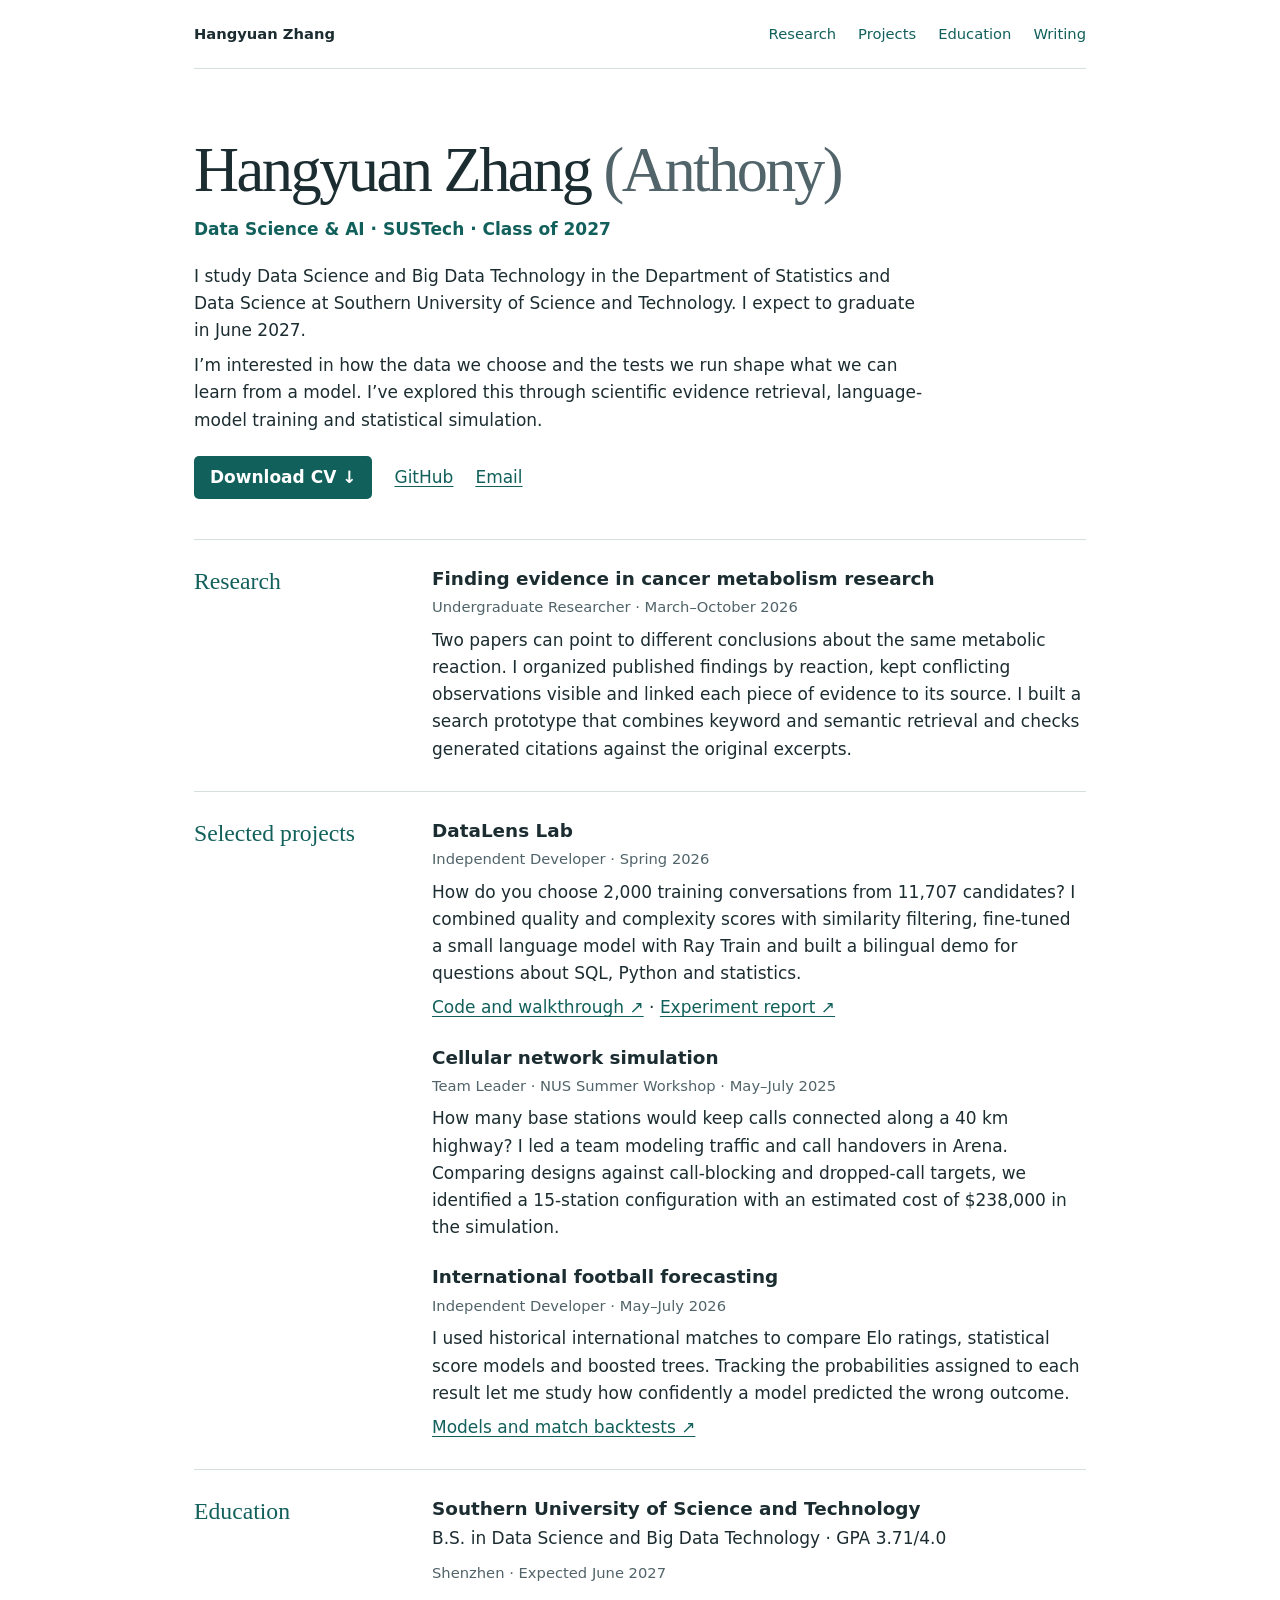
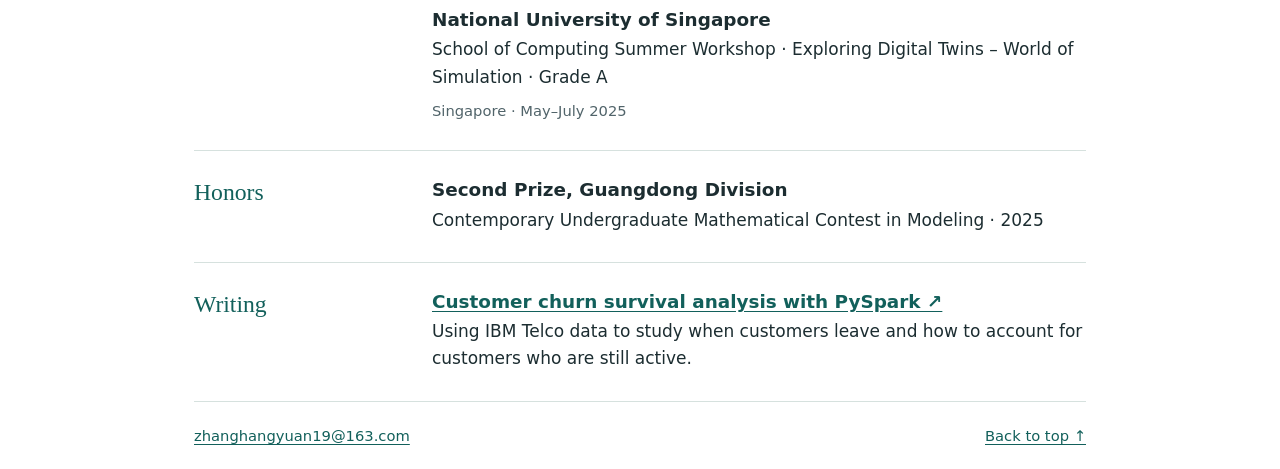
<file: index.html>
<!doctype html>
<html lang="en">
<head>
  <meta charset="utf-8">
  <meta name="viewport" content="width=device-width, initial-scale=1">
  <meta name="description" content="Hangyuan (Anthony) Zhang, a SUSTech data science undergraduate. Research in scientific evidence retrieval, language model training and statistical simulation.">
  <title>Hangyuan Zhang (Anthony) · Data Science &amp; AI</title>
  <link rel="stylesheet" href="profile.css">
</head>
<body>
  <header class="top"><a class="brand" href="#about">Hangyuan Zhang</a>
    <nav aria-label="Main navigation"><a href="#research">Research</a><a href="#projects">Projects</a><a href="#education">Education</a><a href="#blog">Writing</a></nav>
  </header>
  <main>
    <section class="intro" id="about" aria-labelledby="name">
      <h1 id="name">Hangyuan Zhang <span>(Anthony)</span></h1>
      <p class="affiliation">Data Science &amp; AI · SUSTech · Class of 2027</p>
      <p>I study Data Science and Big Data Technology in the Department of Statistics and Data Science at Southern University of Science and Technology. I expect to graduate in June 2027.</p>
      <p>I’m interested in how the data we choose and the tests we run shape what we can learn from a model. I’ve explored this through scientific evidence retrieval, language-model training and statistical simulation.</p>
      <div class="actions"><a class="button" href="Hangyuan-Zhang-CV.pdf" download>Download CV <span aria-hidden="true">↓</span></a><a href="https://github.com/LAnthonyJ">GitHub</a><a href="mailto:zhanghangyuan19@163.com">Email</a></div>
    </section>
    <section class="section" id="research">
      <h2>Research</h2><div>
        <h3>Finding evidence in cancer metabolism research</h3>
        <p class="meta">Undergraduate Researcher · March–October 2026</p>
        <p>Two papers can point to different conclusions about the same metabolic reaction. I organized published findings by reaction, kept conflicting observations visible and linked each piece of evidence to its source. I built a search prototype that combines keyword and semantic retrieval and checks generated citations against the original excerpts.</p>
      </div>
    </section>
    <section class="section" id="projects">
      <h2>Selected projects</h2><div>
        <article><h3>DataLens Lab</h3><p class="meta">Independent Developer · Spring 2026</p>
          <p>How do you choose 2,000 training conversations from 11,707 candidates? I combined quality and complexity scores with similarity filtering, fine-tuned a small language model with Ray Train and built a bilingual demo for questions about SQL, Python and statistics.</p>
          <a href="https://github.com/LAnthonyJ/datalens-lab">Code and walkthrough ↗</a> · <a href="https://github.com/LAnthonyJ/datalens-lab/blob/HEAD/12311701_%E5%BC%A0%E8%88%AA%E6%BA%90.pdf">Experiment report ↗</a>
        </article>
        <article><h3>Cellular network simulation</h3><p class="meta">Team Leader · NUS Summer Workshop · May–July 2025</p>
          <p>How many base stations would keep calls connected along a 40 km highway? I led a team modeling traffic and call handovers in Arena. Comparing designs against call-blocking and dropped-call targets, we identified a 15-station configuration with an estimated cost of $238,000 in the simulation.</p>
        </article>
        <article><h3>International football forecasting</h3><p class="meta">Independent Developer · May–July 2026</p>
          <p>I used historical international matches to compare Elo ratings, statistical score models and boosted trees. Tracking the probabilities assigned to each result let me study how confidently a model predicted the wrong outcome.</p>
          <a href="https://github.com/LAnthonyJ/worldcup_prediction/blob/master/PROJECT_PROGRESS.md">Models and match backtests ↗</a>
        </article>
      </div>
    </section>
    <section class="section" id="education">
      <h2>Education</h2><div>
        <h3>Southern University of Science and Technology</h3><p>B.S. in Data Science and Big Data Technology · GPA 3.71/4.0</p><p class="meta">Shenzhen · Expected June 2027</p>
        <h3>National University of Singapore</h3><p>School of Computing Summer Workshop · Exploring Digital Twins – World of Simulation · Grade A</p><p class="meta">Singapore · May–July 2025</p>
      </div>
    </section>
    <section class="section" id="awards"><h2>Honors</h2><div><h3>Second Prize, Guangdong Division</h3><p>Contemporary Undergraduate Mathematical Contest in Modeling · 2025</p></div></section>
    <section class="section" id="blog"><h2>Writing</h2><div><h3><a href="blog.html">Customer churn survival analysis with PySpark ↗</a></h3><p>Using IBM Telco data to study when customers leave and how to account for customers who are still active.</p></div></section>
  </main>
  <footer><a href="mailto:zhanghangyuan19@163.com">zhanghangyuan19@163.com</a><a href="#about">Back to top ↑</a></footer>
</body>
</html>
</file>
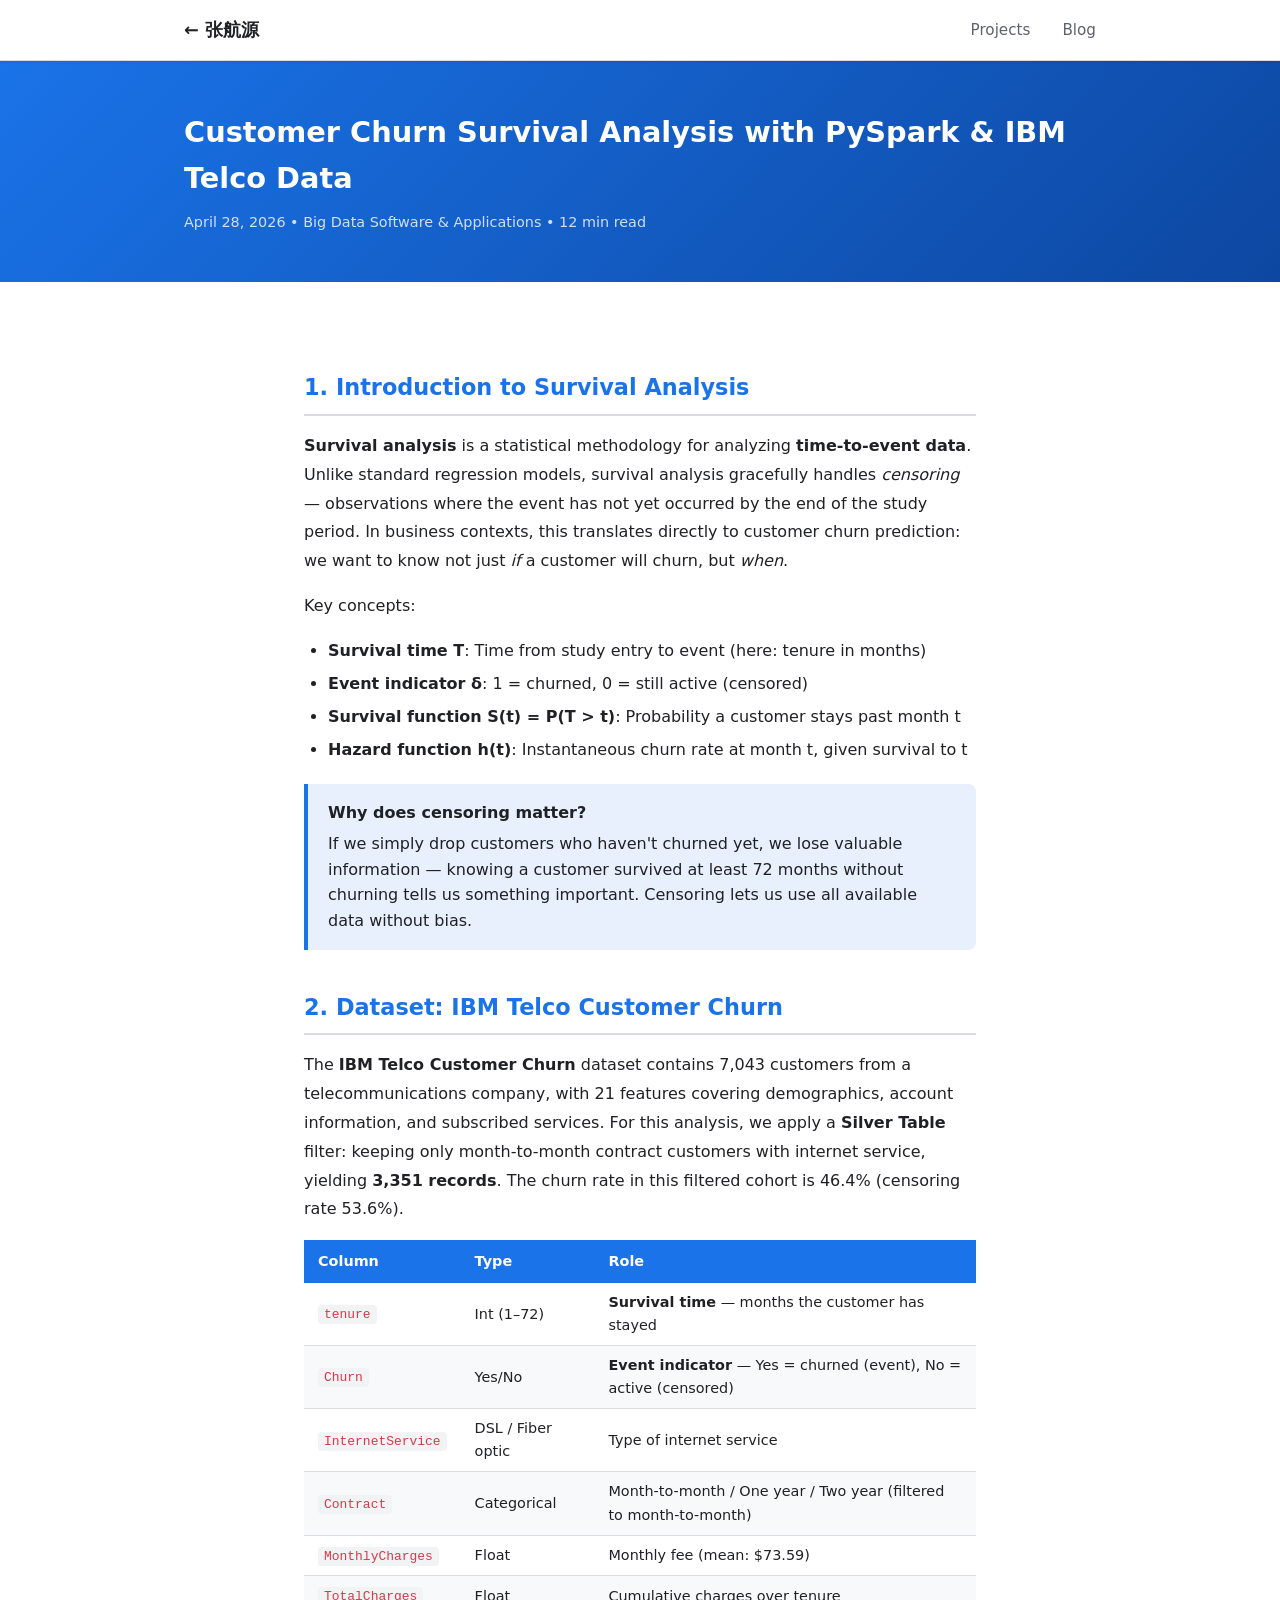
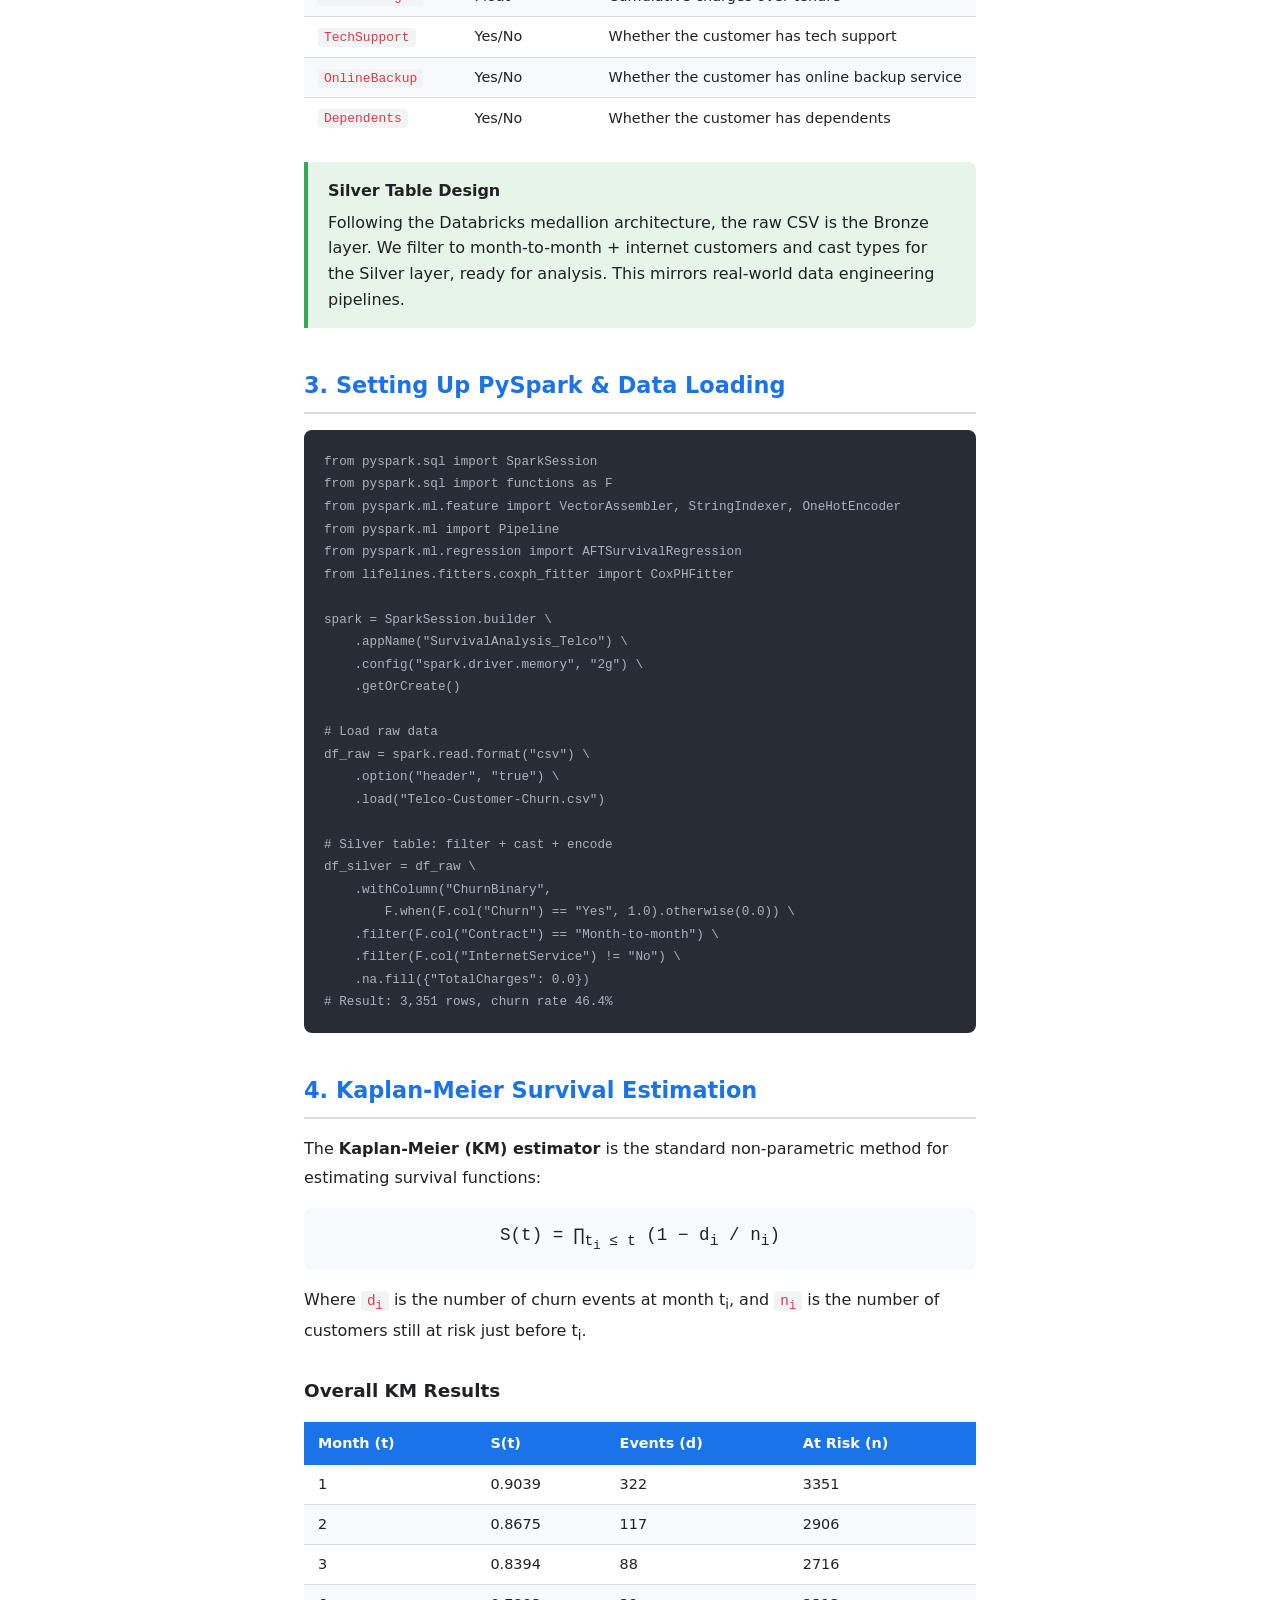
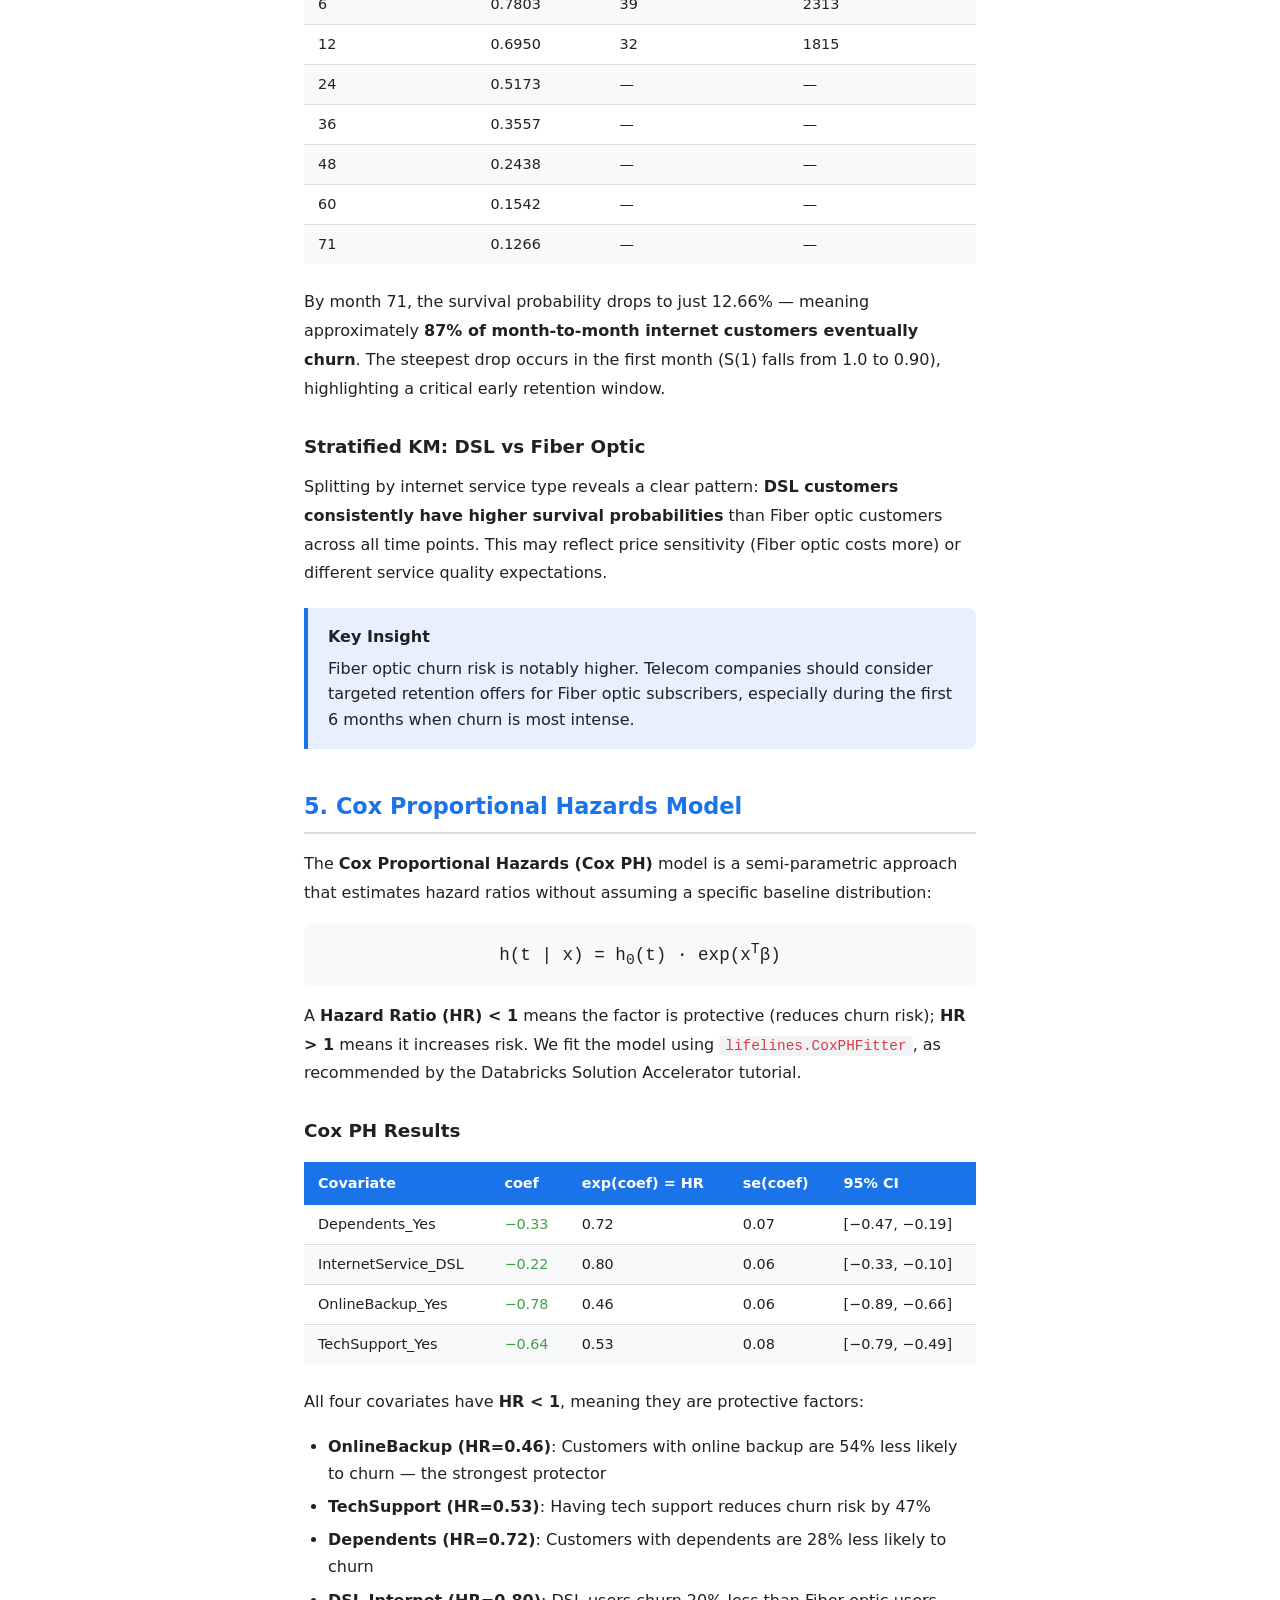
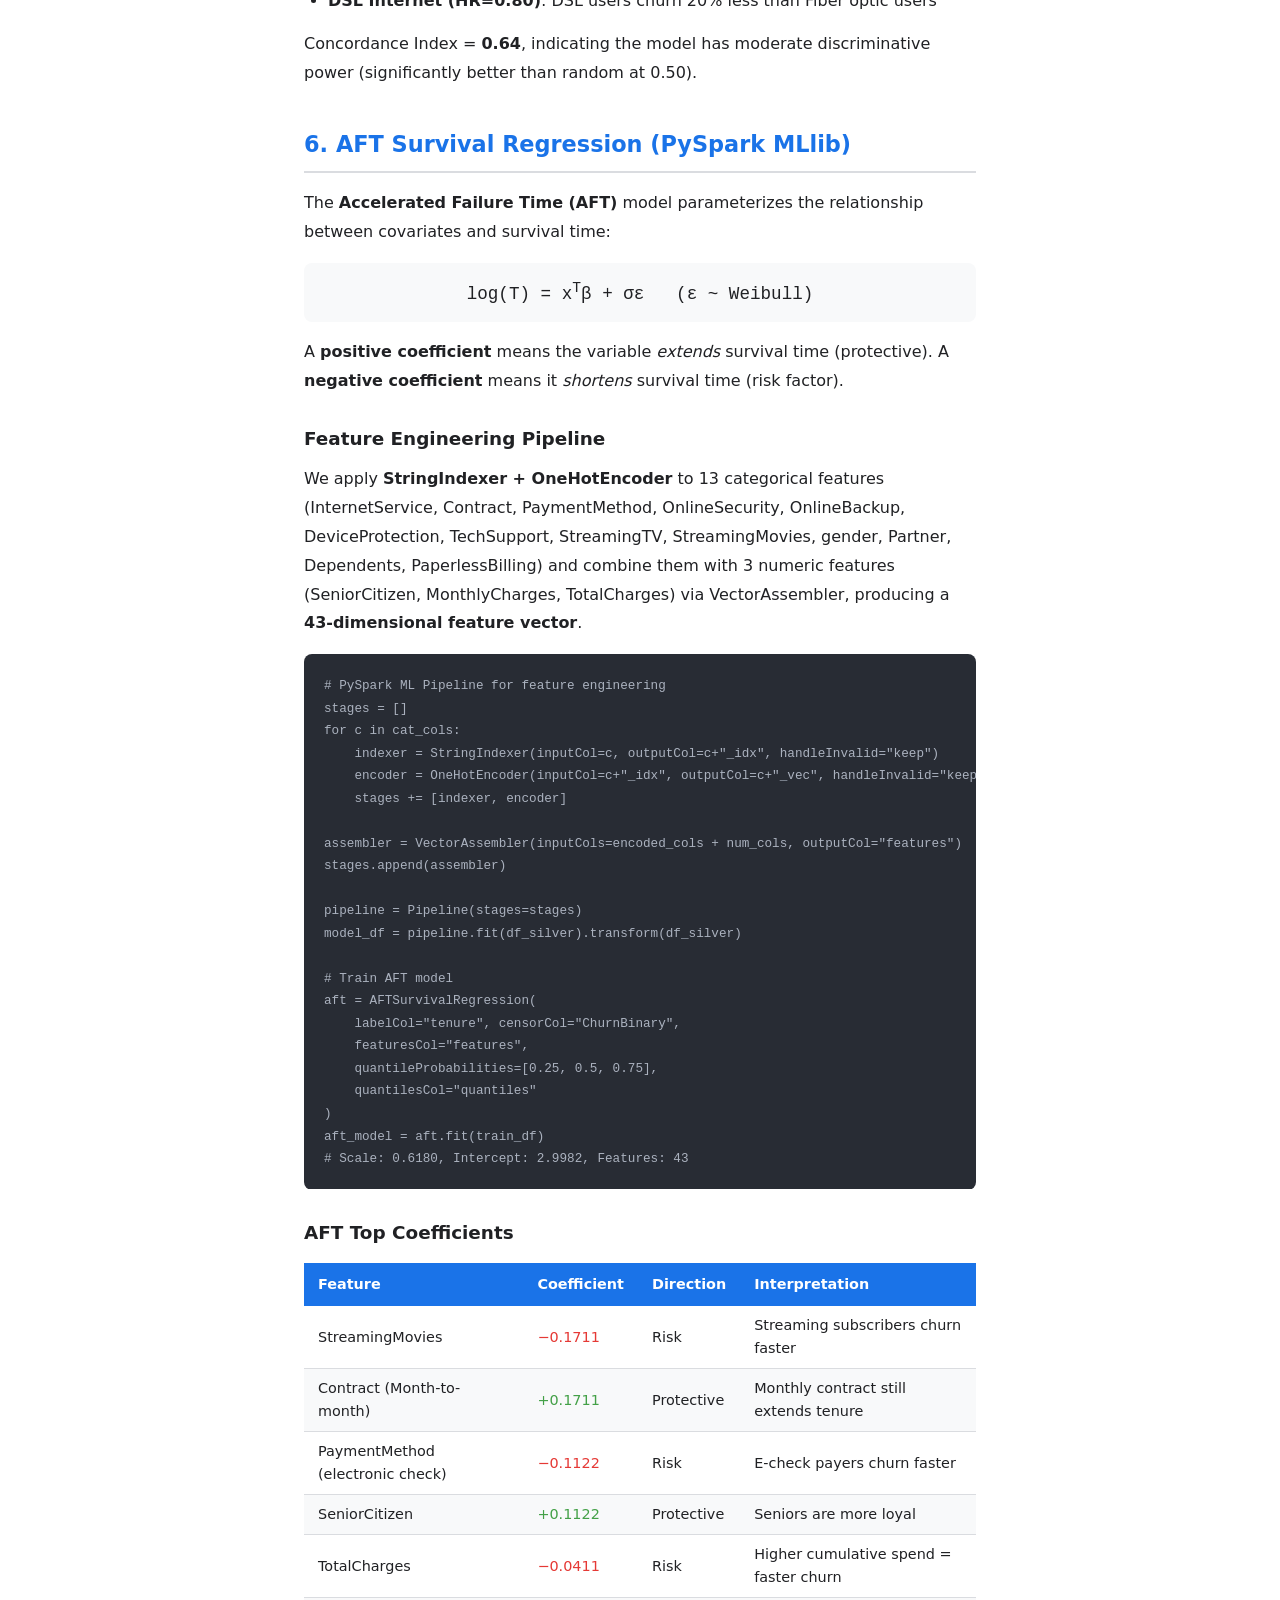
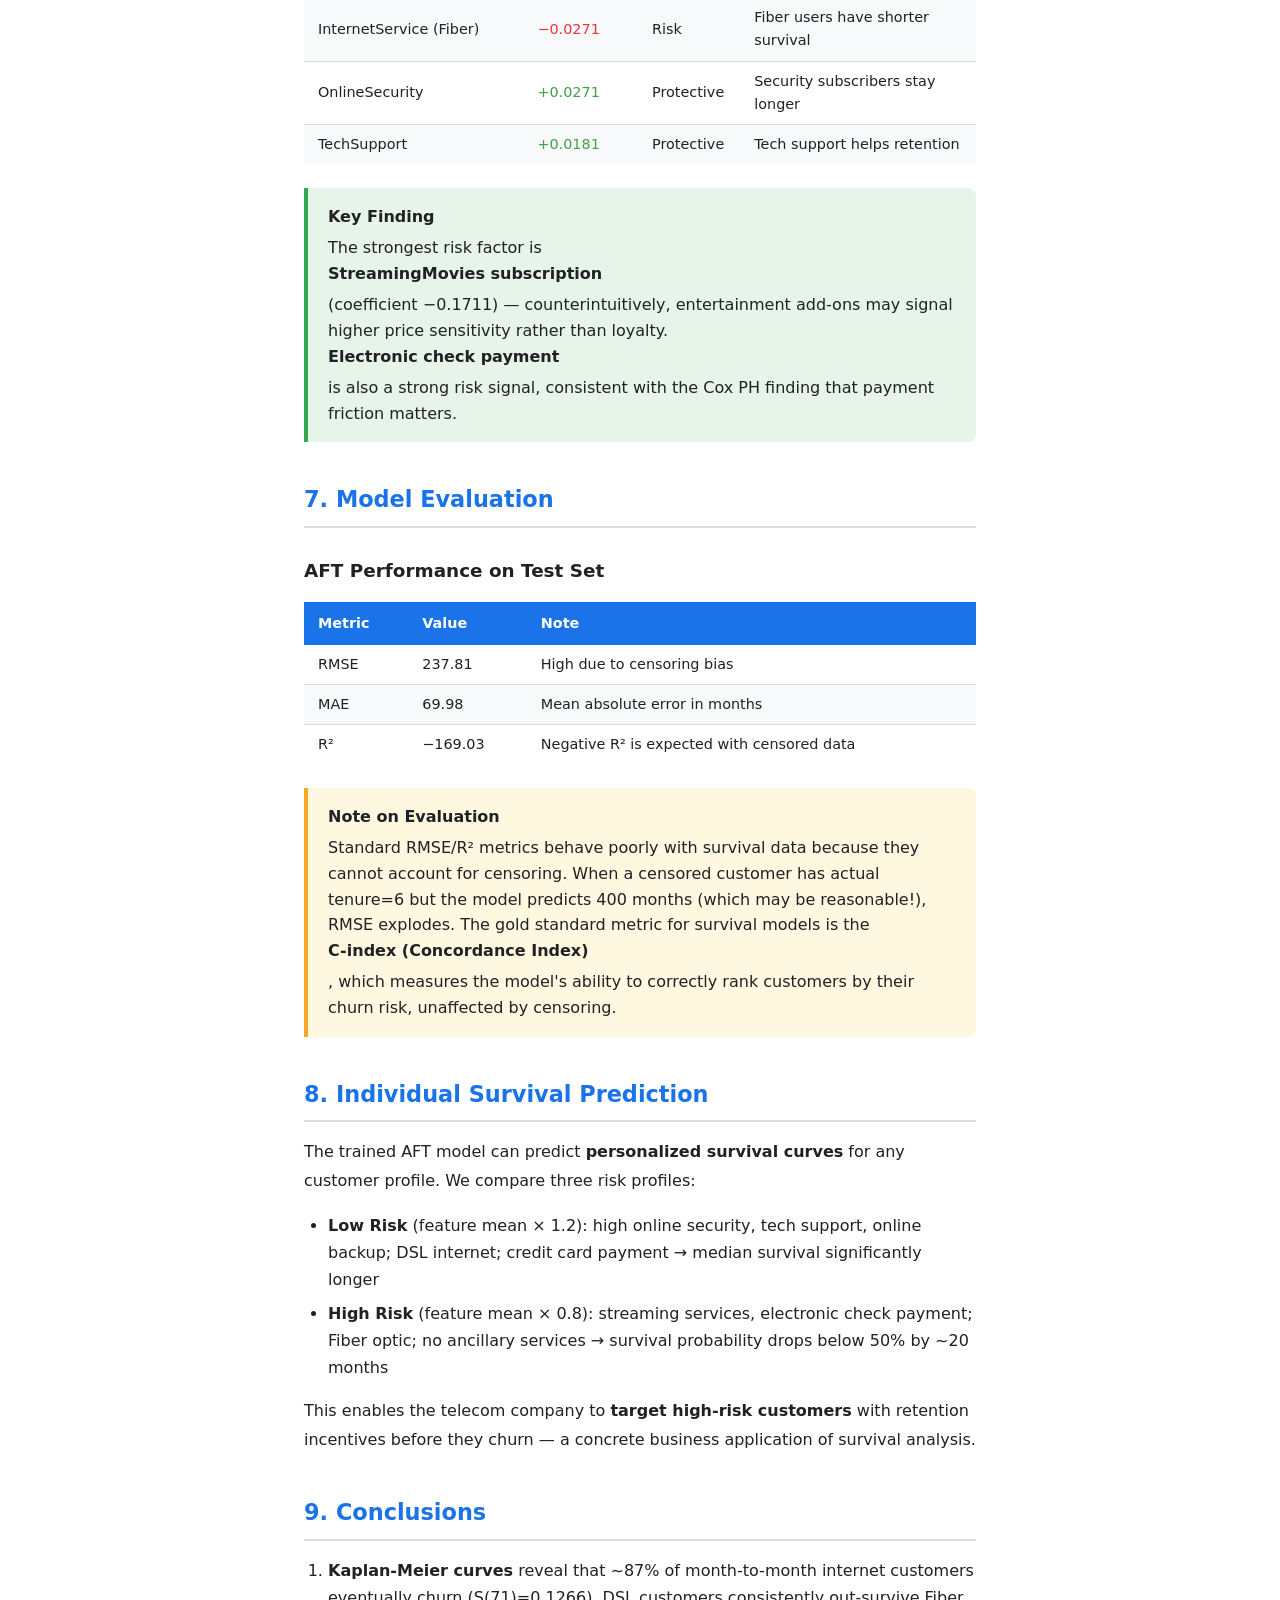
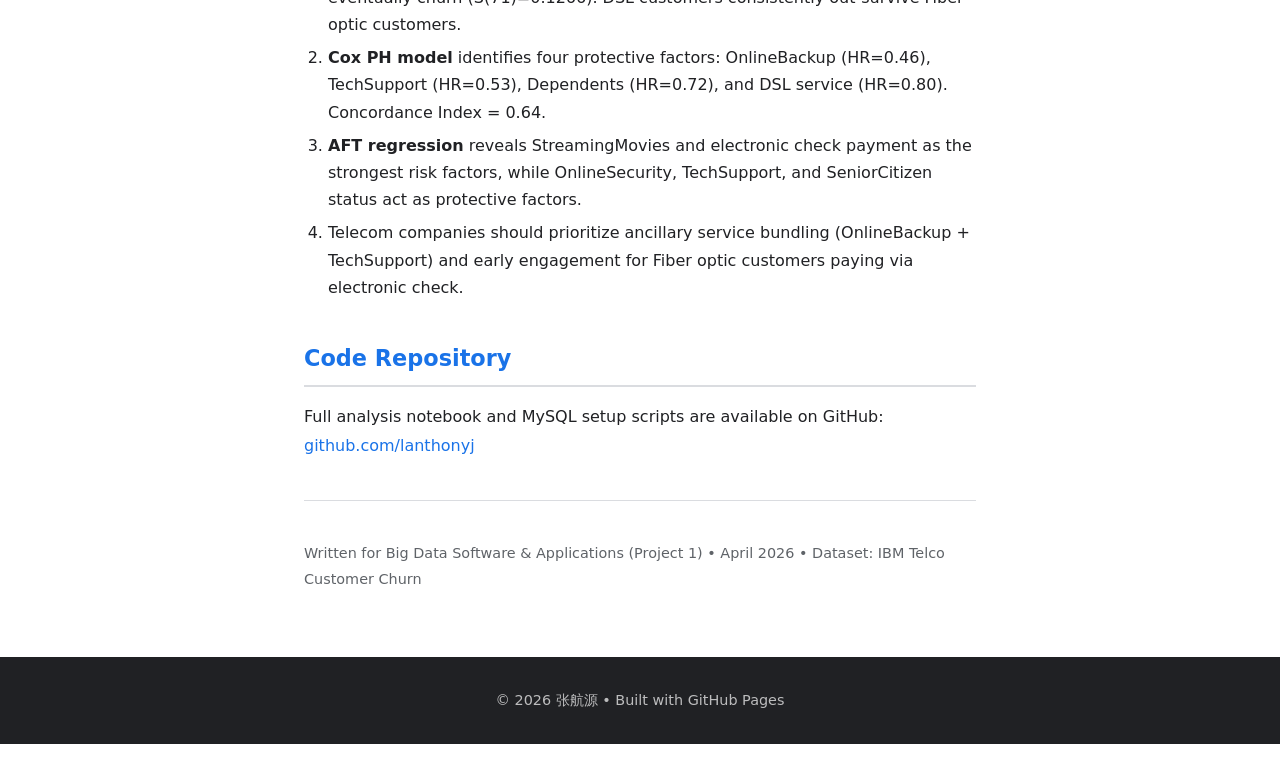
<file: blog.html>
<!DOCTYPE html>
<html lang="en">
<head>
    <meta charset="UTF-8" />
    <meta name="viewport" content="width=device-width, initial-scale=1.0" />
    <title>Customer Churn Survival Analysis | Blog</title>
    <link rel="stylesheet" href="style.css" />
</head>
<body>

<!-- Navigation -->
<nav>
  <div class="nav-inner">
    <a class="nav-brand" href="index.html" style="color:inherit">&#8592; 张航源</a>
    <ul class="nav-links">
      <li><a href="index.html#projects">Projects</a></li>
      <li><a href="index.html#blog">Blog</a></li>
    </ul>
  </div>
</nav>

<!-- Blog Hero -->
<div class="blog-hero">
  <div class="container">
    <h1>Customer Churn Survival Analysis with PySpark & IBM Telco Data</h1>
    <p class="blog-meta">
      April 28, 2026 &bull; Big Data Software &amp; Applications &bull; 12 min read
    </p>
  </div>
</div>

<!-- Blog Content -->
<article class="blog-body">

<h2>1. Introduction to Survival Analysis</h2>

<p>
  <strong>Survival analysis</strong> is a statistical methodology for analyzing
  <strong>time-to-event data</strong>. Unlike standard regression models, survival
  analysis gracefully handles <em>censoring</em> — observations where the event
  has not yet occurred by the end of the study period. In business contexts,
  this translates directly to customer churn prediction: we want to know not just
  <em>if</em> a customer will churn, but <em>when</em>.
</p>

<p>Key concepts:</p>
<ul>
  <li><strong>Survival time T</strong>: Time from study entry to event (here: tenure in months)</li>
  <li><strong>Event indicator &delta;</strong>: 1 = churned, 0 = still active (censored)</li>
  <li><strong>Survival function S(t) = P(T &gt; t)</strong>: Probability a customer stays past month t</li>
  <li><strong>Hazard function h(t)</strong>: Instantaneous churn rate at month t, given survival to t</li>
</ul>

<div class="callout">
  <strong>Why does censoring matter?</strong>
  If we simply drop customers who haven't churned yet, we lose valuable information —
  knowing a customer survived at least 72 months without churning tells us something
  important. Censoring lets us use all available data without bias.
</div>

<h2>2. Dataset: IBM Telco Customer Churn</h2>

<p>
  The <strong>IBM Telco Customer Churn</strong> dataset contains 7,043 customers
  from a telecommunications company, with 21 features covering demographics,
  account information, and subscribed services. For this analysis, we apply a
  <strong>Silver Table</strong> filter: keeping only month-to-month contract
  customers with internet service, yielding <strong>3,351 records</strong>.
  The churn rate in this filtered cohort is 46.4% (censoring rate 53.6%).
</p>

<table class="result-table">
  <thead>
    <tr>
      <th>Column</th><th>Type</th><th>Role</th>
    </tr>
  </thead>
  <tbody>
    <tr><td><code>tenure</code></td><td>Int (1–72)</td><td><strong>Survival time</strong> — months the customer has stayed</td></tr>
    <tr><td><code>Churn</code></td><td>Yes/No</td><td><strong>Event indicator</strong> — Yes = churned (event), No = active (censored)</td></tr>
    <tr><td><code>InternetService</code></td><td>DSL / Fiber optic</td><td>Type of internet service</td></tr>
    <tr><td><code>Contract</code></td><td>Categorical</td><td>Month-to-month / One year / Two year (filtered to month-to-month)</td></tr>
    <tr><td><code>MonthlyCharges</code></td><td>Float</td><td>Monthly fee (mean: $73.59)</td></tr>
    <tr><td><code>TotalCharges</code></td><td>Float</td><td>Cumulative charges over tenure</td></tr>
    <tr><td><code>TechSupport</code></td><td>Yes/No</td><td>Whether the customer has tech support</td></tr>
    <tr><td><code>OnlineBackup</code></td><td>Yes/No</td><td>Whether the customer has online backup service</td></tr>
    <tr><td><code>Dependents</code></td><td>Yes/No</td><td>Whether the customer has dependents</td></tr>
  </tbody>
</table>

<div class="callout success">
  <strong>Silver Table Design</strong>
  Following the Databricks medallion architecture, the raw CSV is the Bronze layer.
  We filter to month-to-month + internet customers and cast types for the Silver layer,
  ready for analysis. This mirrors real-world data engineering pipelines.
</div>

<h2>3. Setting Up PySpark & Data Loading</h2>

<pre><code>from pyspark.sql import SparkSession
from pyspark.sql import functions as F
from pyspark.ml.feature import VectorAssembler, StringIndexer, OneHotEncoder
from pyspark.ml import Pipeline
from pyspark.ml.regression import AFTSurvivalRegression
from lifelines.fitters.coxph_fitter import CoxPHFitter

spark = SparkSession.builder \
    .appName("SurvivalAnalysis_Telco") \
    .config("spark.driver.memory", "2g") \
    .getOrCreate()

# Load raw data
df_raw = spark.read.format("csv") \
    .option("header", "true") \
    .load("Telco-Customer-Churn.csv")

# Silver table: filter + cast + encode
df_silver = df_raw \
    .withColumn("ChurnBinary",
        F.when(F.col("Churn") == "Yes", 1.0).otherwise(0.0)) \
    .filter(F.col("Contract") == "Month-to-month") \
    .filter(F.col("InternetService") != "No") \
    .na.fill({"TotalCharges": 0.0})
# Result: 3,351 rows, churn rate 46.4%</code></pre>

<h2>4. Kaplan-Meier Survival Estimation</h2>

<p>
  The <strong>Kaplan-Meier (KM) estimator</strong> is the standard non-parametric
  method for estimating survival functions:
</p>

<p style="text-align:center;font-size:1.1rem;padding:12px;background:var(--bg-sec);border-radius:8px;font-family:monospace">
  S(t) = &prod;<sub>t<sub>i</sub> &le; t</sub> (1 &minus; d<sub>i</sub> / n<sub>i</sub>)
</p>

<p>
  Where <code>d<sub>i</sub></code> is the number of churn events at month t<sub>i</sub>,
  and <code>n<sub>i</sub></code> is the number of customers still at risk just before t<sub>i</sub>.
</p>

<h3>Overall KM Results</h3>

<table class="result-table">
  <thead>
    <tr><th>Month (t)</th><th>S(t)</th><th>Events (d)</th><th>At Risk (n)</th></tr>
  </thead>
  <tbody>
    <tr><td>1</td><td>0.9039</td><td>322</td><td>3351</td></tr>
    <tr><td>2</td><td>0.8675</td><td>117</td><td>2906</td></tr>
    <tr><td>3</td><td>0.8394</td><td>88</td><td>2716</td></tr>
    <tr><td>6</td><td>0.7803</td><td>39</td><td>2313</td></tr>
    <tr><td>12</td><td>0.6950</td><td>32</td><td>1815</td></tr>
    <tr><td>24</td><td>0.5173</td><td>—</td><td>—</td></tr>
    <tr><td>36</td><td>0.3557</td><td>—</td><td>—</td></tr>
    <tr><td>48</td><td>0.2438</td><td>—</td><td>—</td></tr>
    <tr><td>60</td><td>0.1542</td><td>—</td><td>—</td></tr>
    <tr><td>71</td><td>0.1266</td><td>—</td><td>—</td></tr>
  </tbody>
</table>

<p>
  By month 71, the survival probability drops to just 12.66% — meaning approximately
  <strong>87% of month-to-month internet customers eventually churn</strong>.
  The steepest drop occurs in the first month (S(1) falls from 1.0 to 0.90),
  highlighting a critical early retention window.
</p>

<h3>Stratified KM: DSL vs Fiber Optic</h3>

<p>
  Splitting by internet service type reveals a clear pattern:
  <strong>DSL customers consistently have higher survival probabilities</strong>
  than Fiber optic customers across all time points.
  This may reflect price sensitivity (Fiber optic costs more) or
  different service quality expectations.
</p>

<div class="callout">
  <strong>Key Insight</strong>
  Fiber optic churn risk is notably higher. Telecom companies should
  consider targeted retention offers for Fiber optic subscribers,
  especially during the first 6 months when churn is most intense.
</div>

<h2>5. Cox Proportional Hazards Model</h2>

<p>
  The <strong>Cox Proportional Hazards (Cox PH)</strong> model is a semi-parametric
  approach that estimates hazard ratios without assuming a specific baseline distribution:
</p>

<p style="text-align:center;font-size:1.1rem;padding:12px;background:var(--bg-sec);border-radius:8px;font-family:monospace">
  h(t | x) = h<sub>0</sub>(t) &middot; exp(x<sup>T</sup>&beta;)
</p>

<p>
  A <strong>Hazard Ratio (HR) &lt; 1</strong> means the factor is protective
  (reduces churn risk); <strong>HR &gt; 1</strong> means it increases risk.
  We fit the model using <code>lifelines.CoxPHFitter</code>, as recommended
  by the Databricks Solution Accelerator tutorial.
</p>

<h3>Cox PH Results</h3>

<table class="result-table">
  <thead>
    <tr><th>Covariate</th><th>coef</th><th>exp(coef) = HR</th><th>se(coef)</th><th>95% CI</th></tr>
  </thead>
  <tbody>
    <tr><td>Dependents_Yes</td><td style="color:#43a047">&minus;0.33</td><td>0.72</td><td>0.07</td><td>[&minus;0.47, &minus;0.19]</td></tr>
    <tr><td>InternetService_DSL</td><td style="color:#43a047">&minus;0.22</td><td>0.80</td><td>0.06</td><td>[&minus;0.33, &minus;0.10]</td></tr>
    <tr><td>OnlineBackup_Yes</td><td style="color:#43a047">&minus;0.78</td><td>0.46</td><td>0.06</td><td>[&minus;0.89, &minus;0.66]</td></tr>
    <tr><td>TechSupport_Yes</td><td style="color:#43a047">&minus;0.64</td><td>0.53</td><td>0.08</td><td>[&minus;0.79, &minus;0.49]</td></tr>
  </tbody>
</table>

<p>
  All four covariates have <strong>HR &lt; 1</strong>, meaning they are protective factors:
</p>
<ul>
  <li><strong>OnlineBackup (HR=0.46)</strong>: Customers with online backup are 54% less likely to churn — the strongest protector</li>
  <li><strong>TechSupport (HR=0.53)</strong>: Having tech support reduces churn risk by 47%</li>
  <li><strong>Dependents (HR=0.72)</strong>: Customers with dependents are 28% less likely to churn</li>
  <li><strong>DSL Internet (HR=0.80)</strong>: DSL users churn 20% less than Fiber optic users</li>
</ul>

<p>
  Concordance Index = <strong>0.64</strong>, indicating the model has moderate
  discriminative power (significantly better than random at 0.50).
</p>

<h2>6. AFT Survival Regression (PySpark MLlib)</h2>

<p>
  The <strong>Accelerated Failure Time (AFT)</strong> model parameterizes
  the relationship between covariates and survival time:
</p>

<p style="text-align:center;font-size:1.1rem;padding:12px;background:var(--bg-sec);border-radius:8px;font-family:monospace">
  log(T) = x<sup>T</sup>&beta; + &sigma;&epsilon;
  &nbsp;&nbsp;(&epsilon; ~ Weibull)
</p>

<p>
  A <strong>positive coefficient</strong> means the variable <em>extends</em> survival time
  (protective). A <strong>negative coefficient</strong> means it <em>shortens</em> survival
  time (risk factor).
</p>

<h3>Feature Engineering Pipeline</h3>

<p>
  We apply <strong>StringIndexer + OneHotEncoder</strong> to 13 categorical features
  (InternetService, Contract, PaymentMethod, OnlineSecurity, OnlineBackup,
  DeviceProtection, TechSupport, StreamingTV, StreamingMovies, gender, Partner,
  Dependents, PaperlessBilling) and combine them with 3 numeric features
  (SeniorCitizen, MonthlyCharges, TotalCharges) via VectorAssembler,
  producing a <strong>43-dimensional feature vector</strong>.
</p>

<pre><code># PySpark ML Pipeline for feature engineering
stages = []
for c in cat_cols:
    indexer = StringIndexer(inputCol=c, outputCol=c+"_idx", handleInvalid="keep")
    encoder = OneHotEncoder(inputCol=c+"_idx", outputCol=c+"_vec", handleInvalid="keep")
    stages += [indexer, encoder]

assembler = VectorAssembler(inputCols=encoded_cols + num_cols, outputCol="features")
stages.append(assembler)

pipeline = Pipeline(stages=stages)
model_df = pipeline.fit(df_silver).transform(df_silver)

# Train AFT model
aft = AFTSurvivalRegression(
    labelCol="tenure", censorCol="ChurnBinary",
    featuresCol="features",
    quantileProbabilities=[0.25, 0.5, 0.75],
    quantilesCol="quantiles"
)
aft_model = aft.fit(train_df)
# Scale: 0.6180, Intercept: 2.9982, Features: 43</code></pre>

<h3>AFT Top Coefficients</h3>

<table class="result-table">
  <thead>
    <tr><th>Feature</th><th>Coefficient</th><th>Direction</th><th>Interpretation</th></tr>
  </thead>
  <tbody>
    <tr><td>StreamingMovies</td><td style="color:#e53935">&minus;0.1711</td><td>Risk</td><td>Streaming subscribers churn faster</td></tr>
    <tr><td>Contract (Month-to-month)</td><td style="color:#43a047">+0.1711</td><td>Protective</td><td>Monthly contract still extends tenure</td></tr>
    <tr><td>PaymentMethod (electronic check)</td><td style="color:#e53935">&minus;0.1122</td><td>Risk</td><td>E-check payers churn faster</td></tr>
    <tr><td>SeniorCitizen</td><td style="color:#43a047">+0.1122</td><td>Protective</td><td>Seniors are more loyal</td></tr>
    <tr><td>TotalCharges</td><td style="color:#e53935">&minus;0.0411</td><td>Risk</td><td>Higher cumulative spend = faster churn</td></tr>
    <tr><td>InternetService (Fiber)</td><td style="color:#e53935">&minus;0.0271</td><td>Risk</td><td>Fiber users have shorter survival</td></tr>
    <tr><td>OnlineSecurity</td><td style="color:#43a047">+0.0271</td><td>Protective</td><td>Security subscribers stay longer</td></tr>
    <tr><td>TechSupport</td><td style="color:#43a047">+0.0181</td><td>Protective</td><td>Tech support helps retention</td></tr>
  </tbody>
</table>

<div class="callout success">
  <strong>Key Finding</strong>
  The strongest risk factor is <strong>StreamingMovies subscription</strong>
  (coefficient &minus;0.1711) — counterintuitively, entertainment add-ons may
  signal higher price sensitivity rather than loyalty.
  <strong>Electronic check payment</strong> is also a strong risk signal,
  consistent with the Cox PH finding that payment friction matters.
</div>

<h2>7. Model Evaluation</h2>

<h3>AFT Performance on Test Set</h3>

<table class="result-table">
  <thead>
    <tr><th>Metric</th><th>Value</th><th>Note</th></tr>
  </thead>
  <tbody>
    <tr><td>RMSE</td><td>237.81</td><td>High due to censoring bias</td></tr>
    <tr><td>MAE</td><td>69.98</td><td>Mean absolute error in months</td></tr>
    <tr><td>R&sup2;</td><td>&minus;169.03</td><td>Negative R&sup2; is expected with censored data</td></tr>
  </tbody>
</table>

<div class="callout warning">
  <strong>Note on Evaluation</strong>
  Standard RMSE/R&sup2; metrics behave poorly with survival data because they cannot
  account for censoring. When a censored customer has actual tenure=6 but the model
  predicts 400 months (which may be reasonable!), RMSE explodes.
  The gold standard metric for survival models is the <strong>C-index
  (Concordance Index)</strong>, which measures the model's ability to correctly
  rank customers by their churn risk, unaffected by censoring.
</div>

<h2>8. Individual Survival Prediction</h2>

<p>
  The trained AFT model can predict <strong>personalized survival curves</strong>
  for any customer profile. We compare three risk profiles:
</p>

<ul>
  <li>
    <strong>Low Risk</strong> (feature mean &times; 1.2): high online security,
    tech support, online backup; DSL internet; credit card payment
    &rarr; median survival significantly longer
  </li>
  <li>
    <strong>High Risk</strong> (feature mean &times; 0.8): streaming services,
    electronic check payment; Fiber optic; no ancillary services
    &rarr; survival probability drops below 50% by ~20 months
  </li>
</ul>

<p>
  This enables the telecom company to <strong>target high-risk customers</strong>
  with retention incentives before they churn — a concrete business application
  of survival analysis.
</p>

<h2>9. Conclusions</h2>

<ol>
  <li>
    <strong>Kaplan-Meier curves</strong> reveal that ~87% of month-to-month
    internet customers eventually churn (S(71)=0.1266). DSL customers
    consistently out-survive Fiber optic customers.
  </li>
  <li>
    <strong>Cox PH model</strong> identifies four protective factors:
    OnlineBackup (HR=0.46), TechSupport (HR=0.53), Dependents (HR=0.72),
    and DSL service (HR=0.80). Concordance Index = 0.64.
  </li>
  <li>
    <strong>AFT regression</strong> reveals StreamingMovies and electronic
    check payment as the strongest risk factors, while OnlineSecurity,
    TechSupport, and SeniorCitizen status act as protective factors.
  </li>
  <li>
    Telecom companies should prioritize ancillary service bundling
    (OnlineBackup + TechSupport) and early engagement for Fiber optic
    customers paying via electronic check.
  </li>
</ol>

<h2>Code Repository</h2>
<p>Full analysis notebook and MySQL setup scripts are available on GitHub:
  <a href="https://github.com/lanthonyj" target="_blank">
    github.com/lanthonyj
  </a>
</p>

<hr style="margin:40px 0;border:none;border-top:1px solid var(--border)">

<p style="color:var(--text-sec);font-size:0.9rem">
  Written for Big Data Software &amp; Applications (Project 1) &bull;
  April 2026 &bull; Dataset: IBM Telco Customer Churn
</p>

</article>

<!-- Footer -->
<footer>
  <p>&copy; 2026 张航源 &bull; Built with GitHub Pages</p>
</footer>

</body>
</html>
</file>
<file: profile.css>
:root {
  --ink: #1c2d31;
  --muted: #51646a;
  --accent: #12605b;
  --rule: #d6e1de;
}
* { box-sizing: border-box; }
body { margin: 0 auto; max-width: 1020px; padding: 0 clamp(20px,5vw,66px); background: white; color: var(--ink); font: 17px/1.6 "Segoe UI",system-ui,sans-serif; }
a { color: var(--accent); text-underline-offset: .19em; }
a:hover { text-decoration-thickness: 2px; }
a:focus-visible { outline: 3px solid var(--accent); outline-offset: 4px; }
.top, footer, .actions, nav { display: flex; align-items: center; gap: 22px; flex-wrap: wrap; }
.top, footer { justify-content: space-between; padding: 22px 0; font-size: .92rem; }
.top { border-bottom: 1px solid var(--rule); }
.brand, nav a { text-decoration: none; }
.brand { font-weight: 700; color: var(--ink); }
.intro { max-width: 730px; padding: clamp(32px,6vw,66px) 0 40px; }
h1,h2,h3,p { margin: 0; }
h1,h2,h3 { line-height: 1.16; }
h1 { font: 500 clamp(2.45rem,5.5vw,3.9rem)/1.12 Georgia,serif; letter-spacing: -.04em; }
h1 span { color: var(--muted); }
.affiliation { color: var(--accent); font-weight: 600; margin: 12px 0 19px; }
p + p { margin-top: 8px; }
.actions { margin-top: 22px; }
.button { display: inline-block; padding: 8px 16px; background: var(--accent); color: white; border-radius: 5px; font-weight: 600; text-decoration: none; }
.section { border-top: 1px solid var(--rule); padding: 28px 0; display: grid; grid-template-columns: minmax(145px,1fr) 3fr; gap: 20px; }
h2 { font: 500 1.48rem/1.18 Georgia,serif; color: var(--accent); }
h3 { font-size: 1.15rem; font-weight: 650; }
h3 + p { margin-top: 6px; }
.meta { color: var(--muted); font-size: .92rem; }
.meta + h3, article + article { margin-top: 25px; }
article > a { display: inline-block; margin-top: 7px; }
footer { border-top: 1px solid var(--rule); }
@media (max-width: 620px) {
  .top { gap: 8px; padding: 12px 0; }
  nav { gap: 14px; }
  .section { grid-template-columns: 1fr; gap: 15px; }
  .intro { padding-top: 32px; }
}
</file>
<file: style.css>
/* ============================================================
   Personal Academic Website - CSS
   GitHub Pages + Custom Domain
   ============================================================ */

/* --- Reset & Base --- */
*, *::before, *::after {
    box-sizing: border-box;
    margin: 0;
    padding: 0;
}

:root {
    --primary:    #1a73e8;
    --primary-dk: #1557b0;
    --accent:     #34a853;
    --text:       #202124;
    --text-sec:   #5f6368;
    --bg:         #ffffff;
    --bg-sec:     #f8f9fa;
    --border:     #dadce0;
    --card-shadow: 0 1px 6px rgba(32,33,36,.28);
    --radius:     8px;
    --max-width:  960px;
    --font:       'Segoe UI', system-ui, -apple-system, sans-serif;
}

html { scroll-behavior: smooth; }

body {
    font-family: var(--font);
    color: var(--text);
    background: var(--bg);
    line-height: 1.6;
    font-size: 16px;
}

a { color: var(--primary); text-decoration: none; }
a:hover { text-decoration: underline; }

img { max-width: 100%; height: auto; }

/* --- Layout --- */
.container {
    max-width: var(--max-width);
    margin: 0 auto;
    padding: 0 24px;
}

/* --- Navigation --- */
nav {
    background: var(--bg);
    border-bottom: 1px solid var(--border);
    position: sticky;
    top: 0;
    z-index: 100;
    box-shadow: 0 1px 3px rgba(0,0,0,.1);
}

.nav-inner {
    display: flex;
    align-items: center;
    justify-content: space-between;
    height: 60px;
    max-width: var(--max-width);
    margin: 0 auto;
    padding: 0 24px;
}

.nav-brand {
    font-size: 1.1rem;
    font-weight: 600;
    color: var(--text);
}

.nav-links {
    display: flex;
    gap: 32px;
    list-style: none;
}

.nav-links a {
    color: var(--text-sec);
    font-size: 0.95rem;
    font-weight: 500;
    transition: color .2s;
}
.nav-links a:hover { color: var(--primary); text-decoration: none; }

/* --- Hero Section --- */
.hero {
    background: linear-gradient(135deg, #1a73e8 0%, #0d47a1 100%);
    color: white;
    padding: 80px 24px 60px;
    text-align: center;
}

.hero-avatar {
    width: 110px;
    height: 110px;
    border-radius: 50%;
    background: rgba(255,255,255,.25);
    display: flex;
    align-items: center;
    justify-content: center;
    font-size: 3rem;
    margin: 0 auto 24px;
    border: 3px solid rgba(255,255,255,.5);
}

.hero h1 {
    font-size: 2rem;
    font-weight: 700;
    margin-bottom: 8px;
}

.hero .subtitle {
    font-size: 1.1rem;
    opacity: .85;
    margin-bottom: 6px;
}

.hero .institution {
    font-size: 0.95rem;
    opacity: .75;
    margin-bottom: 28px;
}

.hero-links {
    display: flex;
    gap: 12px;
    justify-content: center;
    flex-wrap: wrap;
}

.btn {
    display: inline-flex;
    align-items: center;
    gap: 8px;
    padding: 10px 22px;
    border-radius: 24px;
    font-size: 0.9rem;
    font-weight: 600;
    transition: all .2s;
    cursor: pointer;
    border: none;
}

.btn-white {
    background: white;
    color: var(--primary);
}
.btn-white:hover { background: #e8f0fe; text-decoration: none; }

.btn-outline {
    background: transparent;
    color: white;
    border: 2px solid rgba(255,255,255,.7);
}
.btn-outline:hover { background: rgba(255,255,255,.15); text-decoration: none; }

/* --- Sections --- */
section { padding: 64px 0; }
section:nth-child(even) { background: var(--bg-sec); }

.section-title {
    font-size: 1.6rem;
    font-weight: 700;
    margin-bottom: 40px;
    text-align: center;
    position: relative;
}
.section-title::after {
    content: '';
    display: block;
    width: 50px;
    height: 3px;
    background: var(--primary);
    margin: 10px auto 0;
    border-radius: 2px;
}

/* --- Cards Grid --- */
.cards-grid {
    display: grid;
    grid-template-columns: repeat(auto-fit, minmax(260px, 1fr));
    gap: 20px;
}

.card {
    background: var(--bg);
    border-radius: var(--radius);
    padding: 28px 24px;
    box-shadow: var(--card-shadow);
    transition: transform .2s, box-shadow .2s;
    border: 1px solid var(--border);
}

.card:hover {
    transform: translateY(-3px);
    box-shadow: 0 4px 18px rgba(32,33,36,.2);
}

.card-icon {
    font-size: 2rem;
    margin-bottom: 12px;
}

.card h3 {
    font-size: 1.05rem;
    margin-bottom: 10px;
    color: var(--text);
}

.card p {
    font-size: 0.9rem;
    color: var(--text-sec);
    line-height: 1.6;
}

.card .tag {
    display: inline-block;
    background: #e8f0fe;
    color: var(--primary);
    font-size: 0.75rem;
    padding: 3px 10px;
    border-radius: 12px;
    margin-top: 12px;
    font-weight: 500;
}

/* --- Blog Posts --- */
.posts-list { display: flex; flex-direction: column; gap: 24px; }

.post-card {
    display: flex;
    gap: 24px;
    background: var(--bg);
    border-radius: var(--radius);
    padding: 24px;
    box-shadow: var(--card-shadow);
    border: 1px solid var(--border);
    transition: transform .2s;
}
.post-card:hover { transform: translateY(-2px); }

.post-date {
    min-width: 56px;
    text-align: center;
    background: var(--primary);
    color: white;
    border-radius: var(--radius);
    padding: 8px 4px;
    display: flex;
    flex-direction: column;
    align-items: center;
    justify-content: center;
    font-weight: 700;
    font-size: 0.85rem;
    line-height: 1.2;
}

.post-content h3 { font-size: 1.1rem; margin-bottom: 8px; }
.post-content p  { font-size: 0.9rem; color: var(--text-sec); margin-bottom: 10px; }
.post-tags { display: flex; gap: 8px; flex-wrap: wrap; }
.tag-item {
    background: var(--bg-sec);
    color: var(--text-sec);
    font-size: 0.75rem;
    padding: 3px 10px;
    border-radius: 12px;
    border: 1px solid var(--border);
}

/* --- Skills --- */
.skills-group { margin-bottom: 32px; }
.skills-group h3 { font-size: 1rem; color: var(--text-sec); margin-bottom: 12px; font-weight: 600; }
.skills-row { display: flex; flex-wrap: wrap; gap: 10px; }
.skill-badge {
    background: var(--bg);
    border: 1px solid var(--border);
    border-radius: 20px;
    padding: 6px 16px;
    font-size: 0.88rem;
    color: var(--text);
    font-weight: 500;
}

/* --- Footer --- */
footer {
    background: var(--text);
    color: rgba(255,255,255,.7);
    text-align: center;
    padding: 32px 24px;
    font-size: 0.9rem;
}
footer a { color: rgba(255,255,255,.85); }

/* --- Blog page specific --- */
.blog-hero {
    background: linear-gradient(135deg, #1a73e8 0%, #0d47a1 100%);
    color: white;
    padding: 48px 24px;
}

.blog-hero h1 { font-size: 1.8rem; margin-bottom: 10px; }
.blog-meta { opacity: .8; font-size: 0.9rem; }

.blog-body {
    max-width: 720px;
    margin: 0 auto;
    padding: 48px 24px;
}

.blog-body h2 {
    font-size: 1.4rem;
    color: var(--primary);
    margin: 40px 0 16px;
    padding-bottom: 8px;
    border-bottom: 2px solid var(--border);
}

.blog-body h3 {
    font-size: 1.15rem;
    margin: 28px 0 12px;
    color: var(--text);
}

.blog-body p  { margin-bottom: 16px; color: var(--text); line-height: 1.8; }
.blog-body ul, .blog-body ol { margin: 0 0 16px 24px; }
.blog-body li { margin-bottom: 6px; line-height: 1.7; }

.blog-body pre {
    background: #282c34;
    color: #abb2bf;
    padding: 20px;
    border-radius: var(--radius);
    overflow-x: auto;
    font-size: 0.88rem;
    margin-bottom: 20px;
    line-height: 1.6;
}

.blog-body code {
    font-family: 'Consolas', 'Monaco', monospace;
    background: #f1f3f4;
    padding: 2px 6px;
    border-radius: 4px;
    font-size: 0.9em;
    color: #d73a49;
}

.blog-body pre code {
    background: transparent;
    color: inherit;
    padding: 0;
}

.result-table {
    width: 100%;
    border-collapse: collapse;
    margin: 16px 0 24px;
    font-size: 0.9rem;
}
.result-table th {
    background: var(--primary);
    color: white;
    padding: 10px 14px;
    text-align: left;
    font-weight: 600;
}
.result-table td { padding: 8px 14px; border-bottom: 1px solid var(--border); }
.result-table tr:last-child td { border-bottom: none; }
.result-table tr:nth-child(even) td { background: var(--bg-sec); }

.callout {
    background: #e8f0fe;
    border-left: 4px solid var(--primary);
    padding: 16px 20px;
    border-radius: 0 var(--radius) var(--radius) 0;
    margin: 20px 0;
}
.callout.warning { background: #fff8e1; border-color: #f9a825; }
.callout.success { background: #e6f4ea; border-color: var(--accent); }
.callout strong { display: block; margin-bottom: 6px; }

/* --- Responsive --- */
@media (max-width: 640px) {
    .hero h1 { font-size: 1.5rem; }
    .post-card { flex-direction: column; }
    .nav-links { gap: 16px; }
    .blog-body { padding: 32px 16px; }
}
</file>
